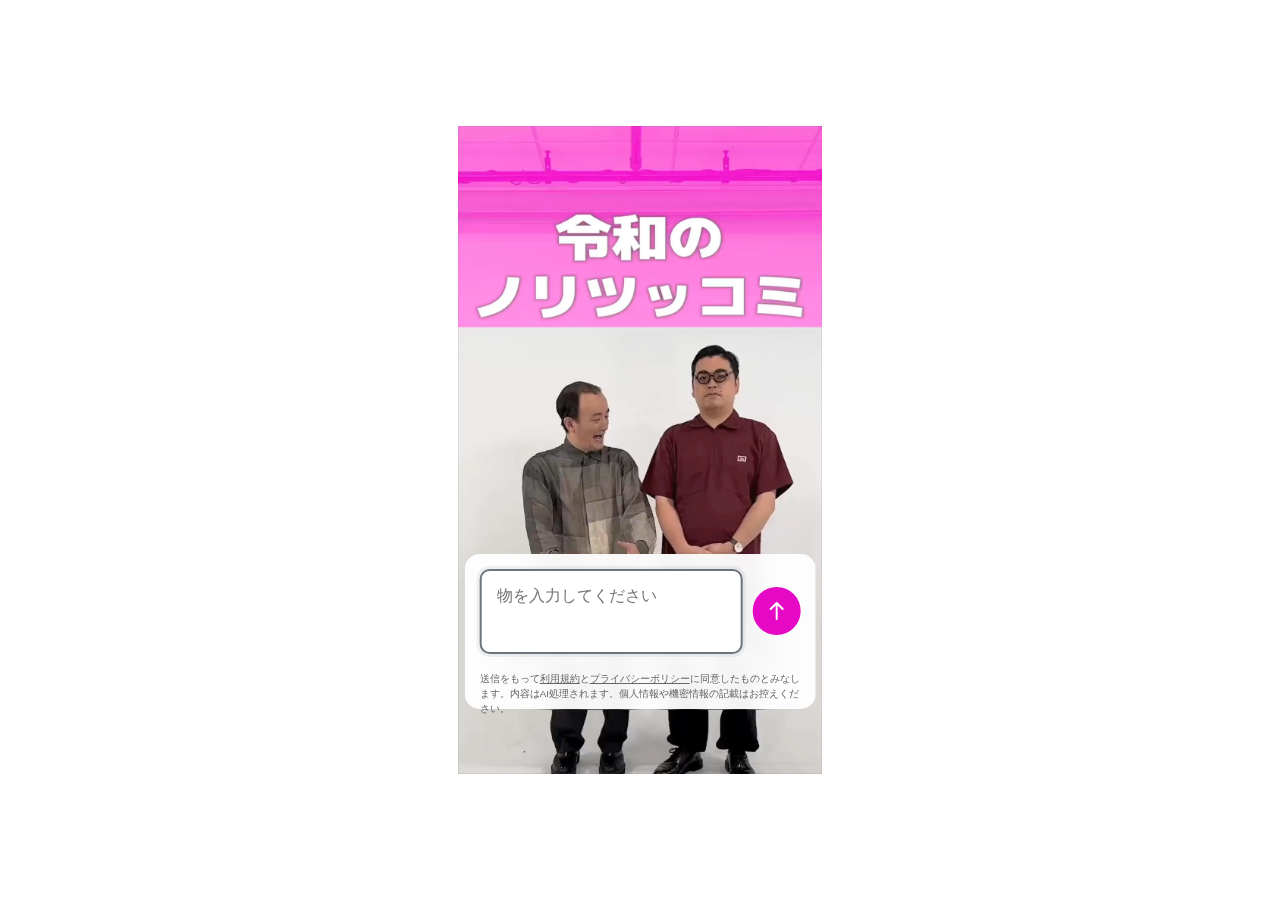
<file: index.html>
<!DOCTYPE html>
<html lang="ja">
<head>
    <meta charset="UTF-8">
    <meta name="viewport" content="width=device-width, initial-scale=1.0">
    <title>令和のノリツッコミ</title>
    <link rel="icon" type="image/png" href="images/icon.png">
    <link rel="apple-touch-icon" href="images/icon.png">
    <link rel="stylesheet" href="styles.css">

    <meta name="description" content="令和のノリツッコミWebアプリです。">
    <link rel="canonical" href="https://reiwanoritsukkomi.github.io/ReiwaNoriTsukkomi/">

    <meta property="og:type" content="website">
    <meta property="og:title" content="令和のノリツッコミ">
    <meta property="og:description" content="令和のノリツッコミWebアプリです。">
    <meta property="og:url" content="https://reiwanoritsukkomi.github.io/ReiwaNoriTsukkomi/">
    <meta name="twitter:card" content="summary_large_image">

    <script type="application/ld+json">
    {
        "@context": "https://schema.org",
        "@type": "WebSite",
        "name": "令和のノリツッコミ",
        "url": "https://reiwanoritsukkomi.github.io/ReiwaNoriTsukkomi/",
        "inLanguage": "ja",
        "description": "令和のノリツッコミWebアプリです。"
    }
    </script>
</head>
<body>
    <div class="container">
        <div class="main-content">
            <!-- コンテンツエリア（質問と回答を統合） -->
            <div id="content-area" class="content-area">
                <div class="video-container">
                    <!-- 画像（質問時） -->
                    <img id="display-image" src="images/noritsukkomi.webp" alt="令和のノリツッコミ" class="main-video">
                    <!-- 動画（回答時） -->
                    <video id="answer-video" src="images/noritsukkomi.mp4" muted playsinline preload="metadata" class="main-video hidden"></video>
                    
                    <!-- オーバーレイ（質問時と回答時で共通） -->
                    <div id="overlay" class="overlay">
                        <!-- フォームコンテンツ（質問時） -->
                        <div id="form-content" class="form-content">
                            <form id="question-form" class="question-form">
                                <div class="input-group">
                                    <textarea 
                                        id="question-input" 
                                        placeholder="物を入力してください" 
                                        rows="3"
                                        required
                                    ></textarea>
                                    <button type="submit" class="submit-btn">
                                        <svg width="24" height="24" viewBox="0 0 24 24" fill="none" xmlns="http://www.w3.org/2000/svg">
                                            <path d="M12 4L12 20M12 4L6 10M12 4L18 10" stroke="white" stroke-width="2" stroke-linecap="round" stroke-linejoin="round"/>
                                        </svg>
                                    </button>
                                </div>
                                <p class="terms-notice">送信をもって<a href="terms-of-use-and-privacy-policy.html">利用規約</a>と<a href="terms-of-use-and-privacy-policy.html">プライバシーポリシー</a>に同意したものとみなします。内容はAI処理されます。個人情報や機密情報の記載はお控えください。</p>
                            </form>
                        </div>
                        
                        <!-- 回答コンテンツ（回答時） -->
                        <div id="answer-content" class="answer-content hidden">
                            <div id="answer-text" class="answer-text"></div>
                            <button id="new-question-btn" class="new-question-btn">新しいノリツッコミ</button>
                        </div>
                    </div>
                </div>
            </div>
        </div>
    </div>

    <!-- メインスクリプト -->
    <script src="script.js"></script>
</body>
</html>
</file>
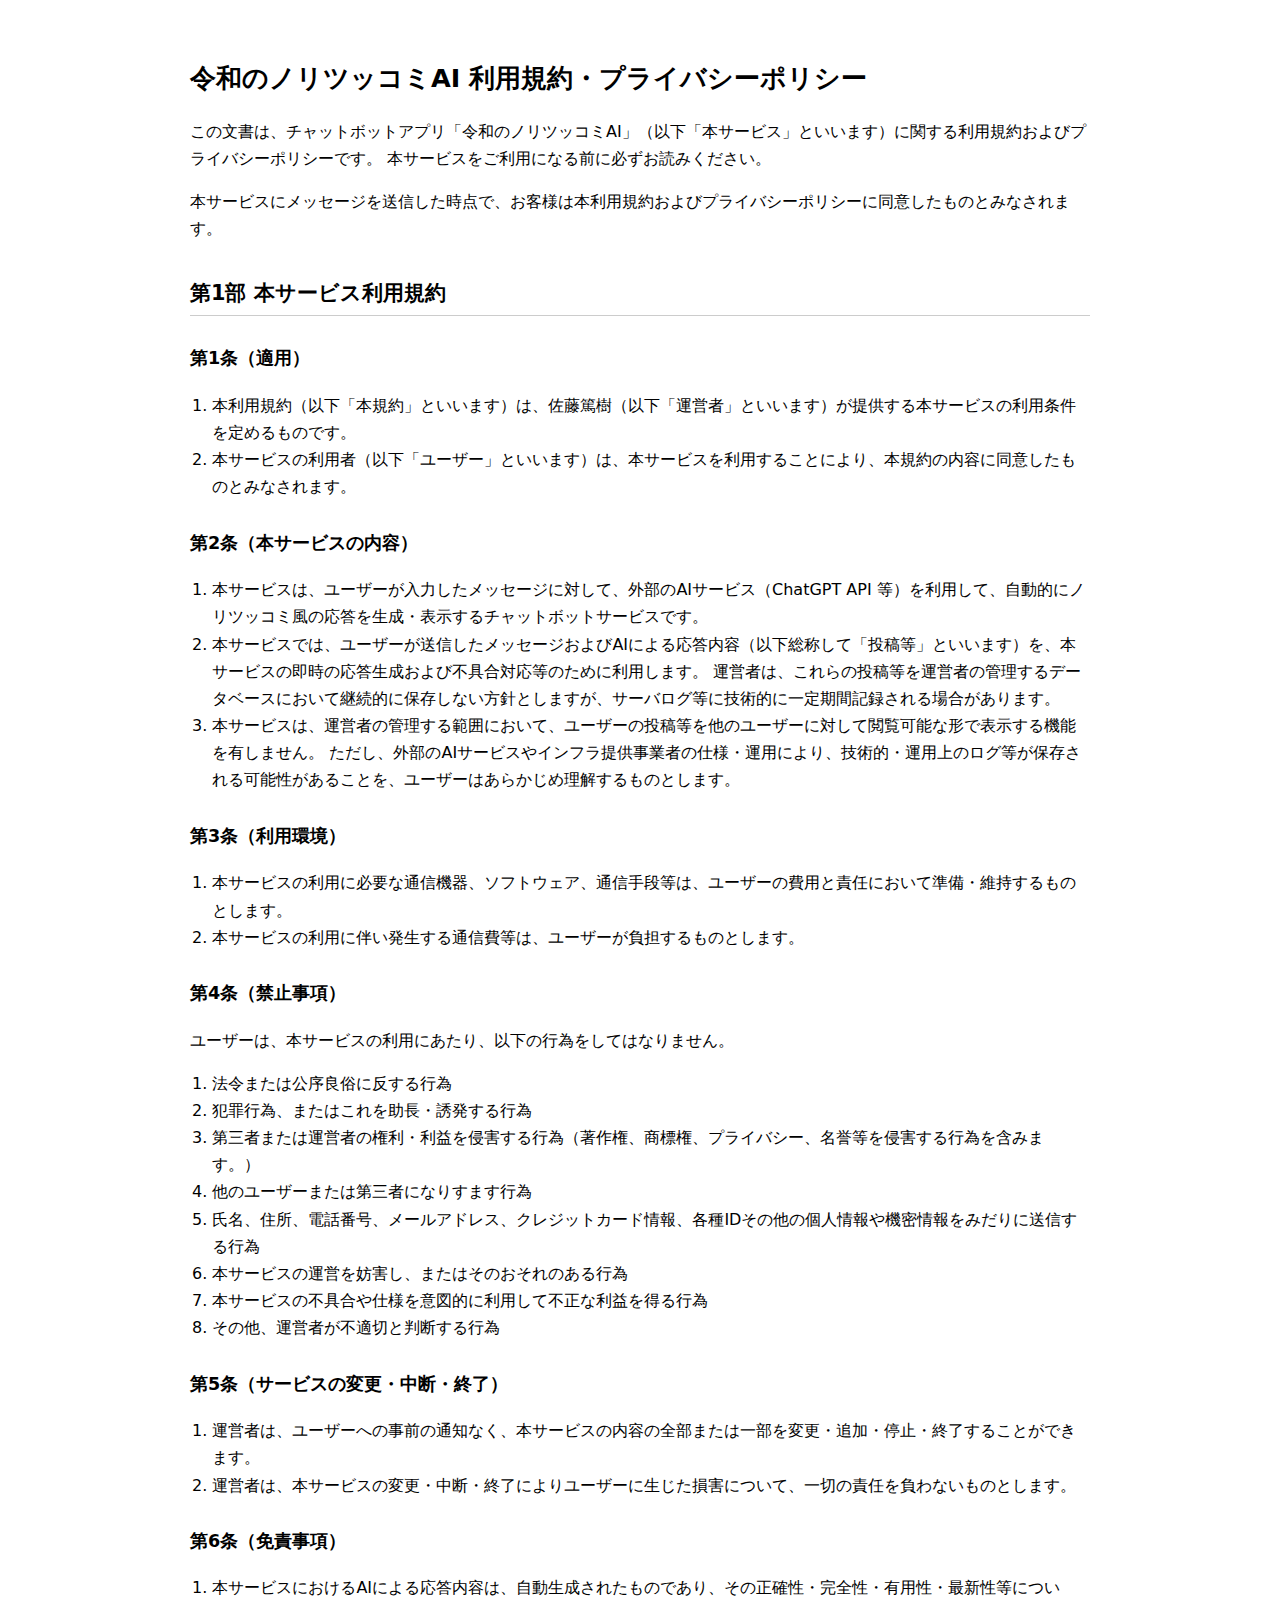
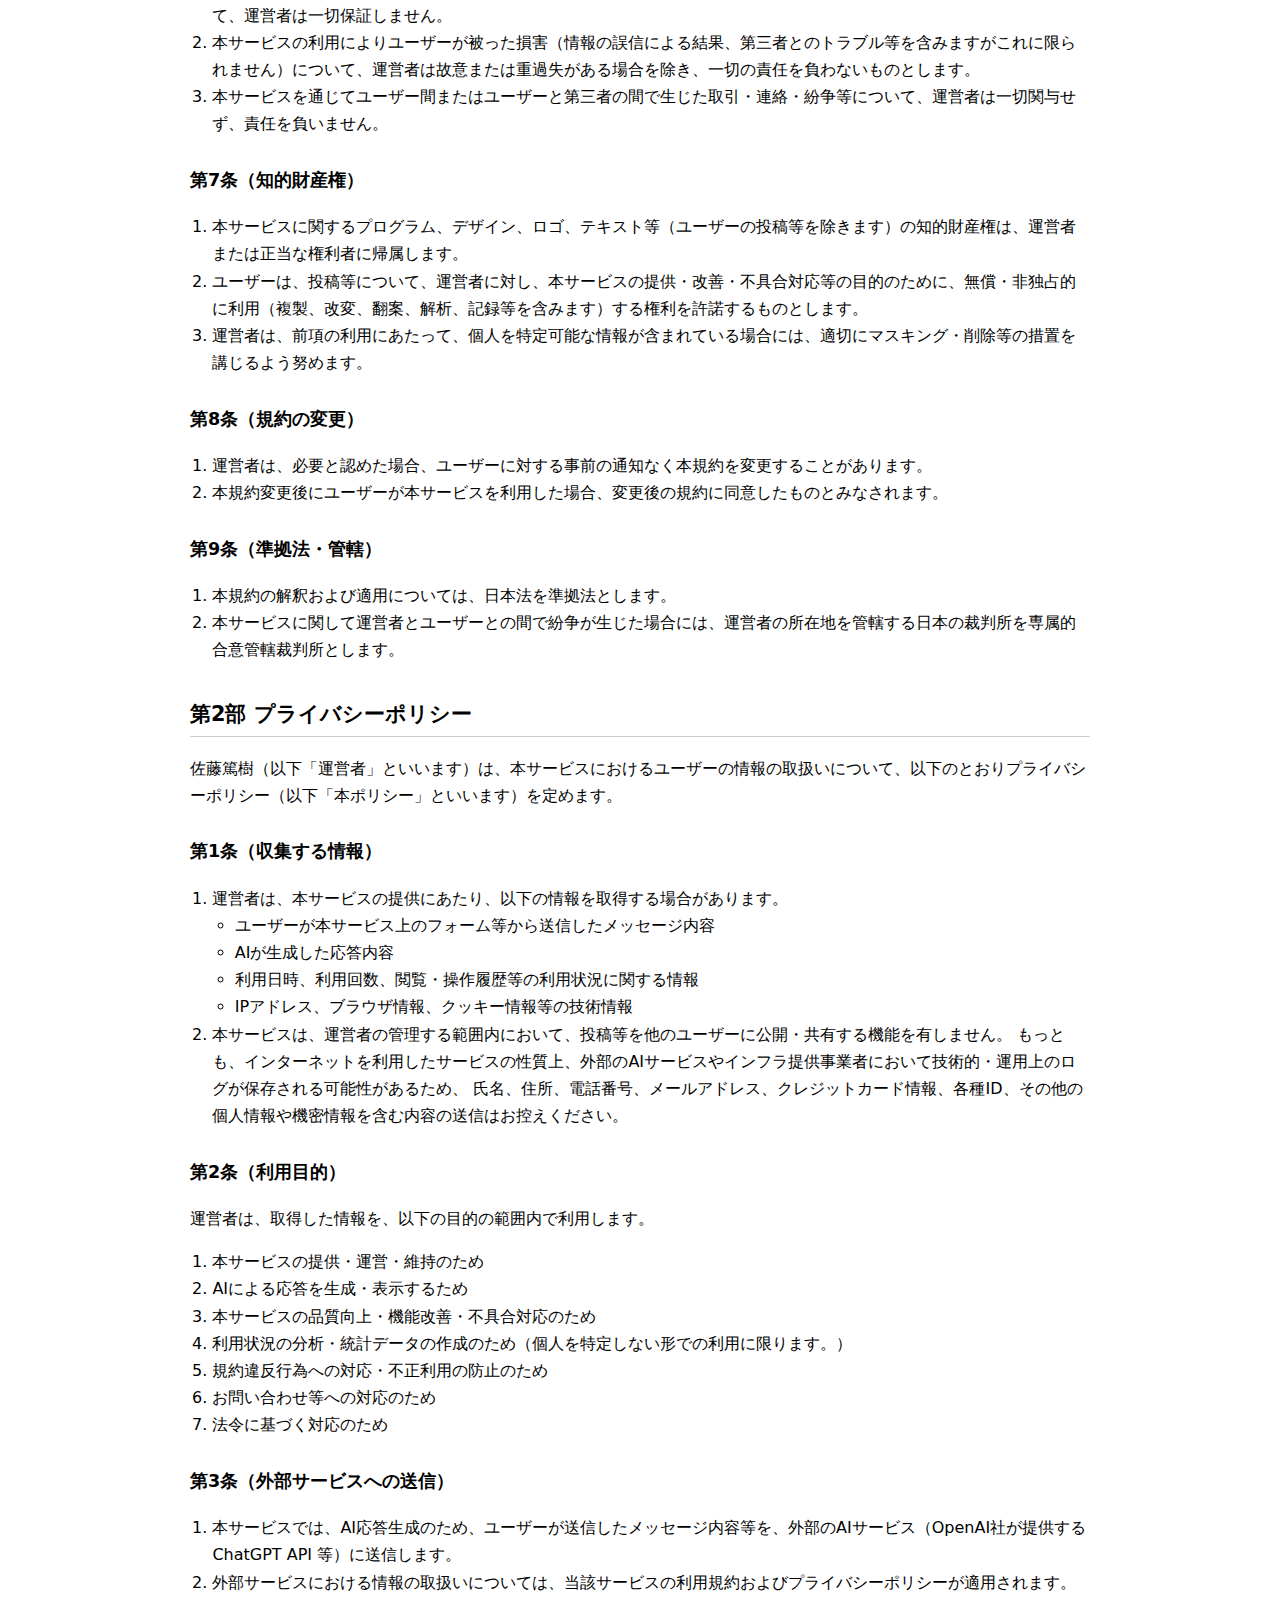
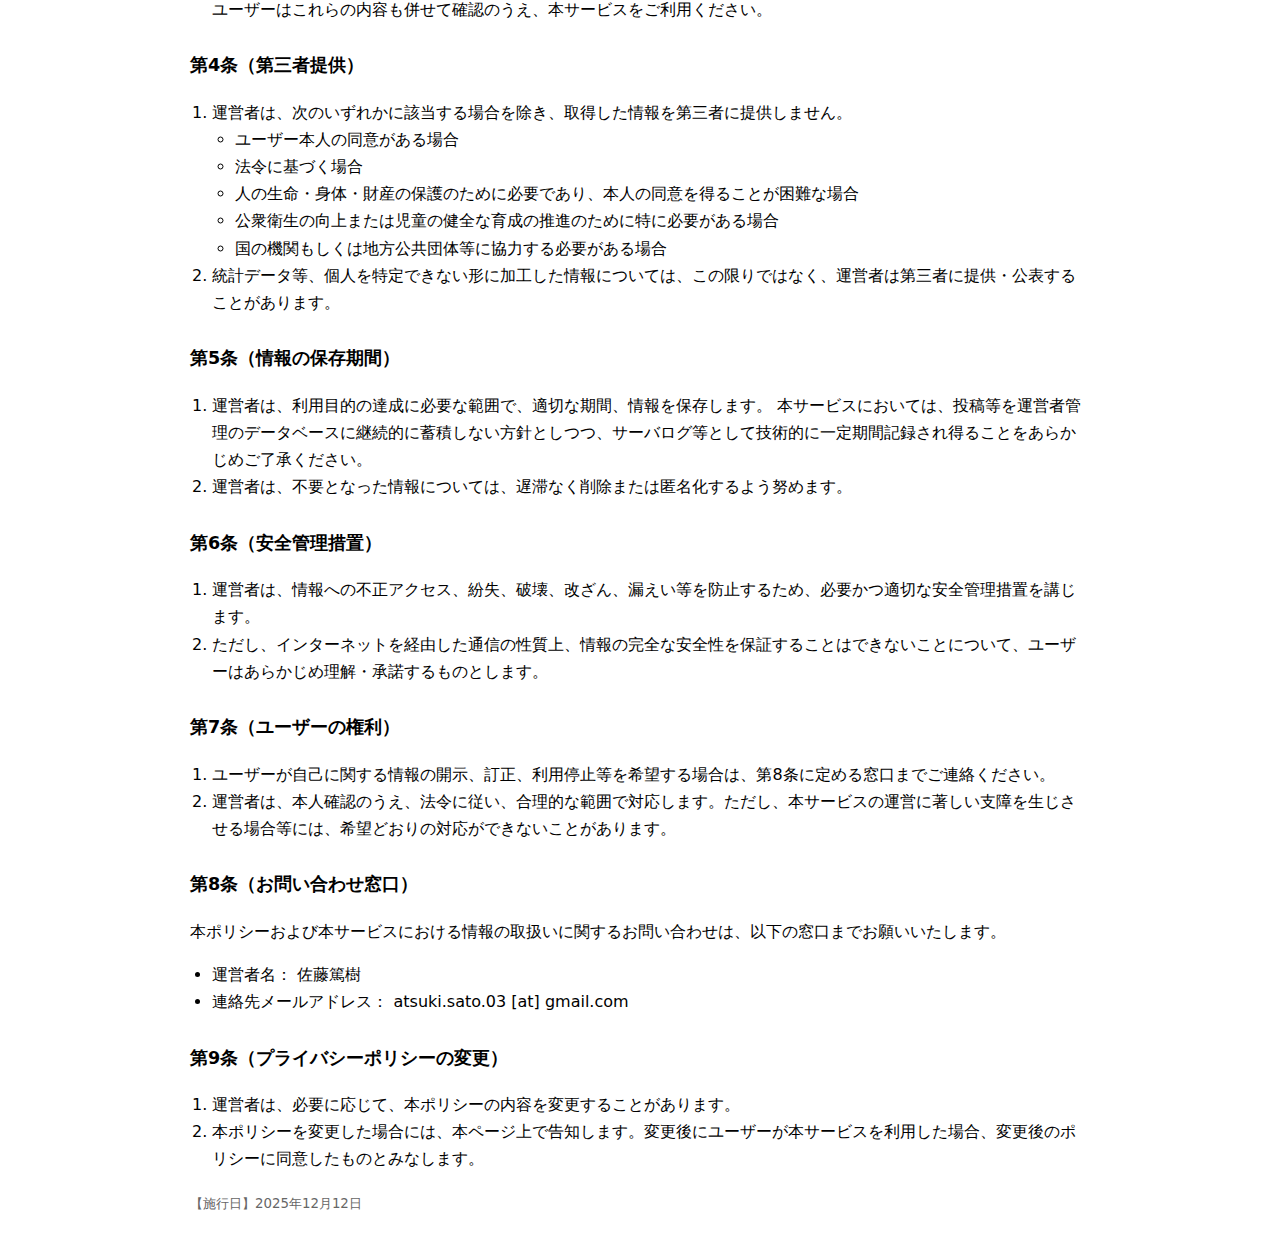
<file: terms-of-use-and-privacy-policy.html>
<!DOCTYPE html>
<html lang="ja">
<head>
  <meta charset="UTF-8">
  <title>令和のノリツッコミAI 利用規約・プライバシーポリシー</title>
  <meta name="viewport" content="width=device-width, initial-scale=1.0">
  <style>
    body {
      font-family: system-ui, -apple-system, BlinkMacSystemFont, "Helvetica Neue", Arial, "游ゴシック体", "YuGothic", "メイリオ", sans-serif;
      line-height: 1.7;
      padding: 16px;
      max-width: 900px;
      margin: 0 auto;
    }
    h1, h2, h3 {
      margin-top: 1.6em;
    }
    h1 { font-size: 1.6rem; }
    h2 { font-size: 1.3rem; border-bottom: 1px solid #ccc; padding-bottom: 0.2em; }
    h3 { font-size: 1.1rem; }
    ol, ul {
      padding-left: 1.4em;
    }
    small {
      color: #666;
    }
  </style>
</head>
<body>

  <h1>令和のノリツッコミAI 利用規約・プライバシーポリシー</h1>
  <p>
    この文書は、チャットボットアプリ「令和のノリツッコミAI」（以下「本サービス」といいます）に関する利用規約およびプライバシーポリシーです。
    本サービスをご利用になる前に必ずお読みください。
  </p>
  <p>
    本サービスにメッセージを送信した時点で、お客様は本利用規約およびプライバシーポリシーに同意したものとみなされます。
  </p>

  <!-- ==========================
       利用規約
  =========================== -->
  <h2>第1部 本サービス利用規約</h2>

  <h3>第1条（適用）</h3>
  <ol>
    <li>
      本利用規約（以下「本規約」といいます）は、佐藤篤樹（以下「運営者」といいます）が提供する本サービスの利用条件を定めるものです。
    </li>
    <li>
      本サービスの利用者（以下「ユーザー」といいます）は、本サービスを利用することにより、本規約の内容に同意したものとみなされます。
    </li>
  </ol>

  <h3>第2条（本サービスの内容）</h3>
  <ol>
    <li>
      本サービスは、ユーザーが入力したメッセージに対して、外部のAIサービス（ChatGPT API 等）を利用して、自動的にノリツッコミ風の応答を生成・表示するチャットボットサービスです。
    </li>
    <li>
      本サービスでは、ユーザーが送信したメッセージおよびAIによる応答内容（以下総称して「投稿等」といいます）を、本サービスの即時の応答生成および不具合対応等のために利用します。
      運営者は、これらの投稿等を運営者の管理するデータベースにおいて継続的に保存しない方針としますが、サーバログ等に技術的に一定期間記録される場合があります。
    </li>
    <li>
      本サービスは、運営者の管理する範囲において、ユーザーの投稿等を他のユーザーに対して閲覧可能な形で表示する機能を有しません。
      ただし、外部のAIサービスやインフラ提供事業者の仕様・運用により、技術的・運用上のログ等が保存される可能性があることを、ユーザーはあらかじめ理解するものとします。
    </li>
  </ol>

  <h3>第3条（利用環境）</h3>
  <ol>
    <li>
      本サービスの利用に必要な通信機器、ソフトウェア、通信手段等は、ユーザーの費用と責任において準備・維持するものとします。
    </li>
    <li>
      本サービスの利用に伴い発生する通信費等は、ユーザーが負担するものとします。
    </li>
  </ol>

  <h3>第4条（禁止事項）</h3>
  <p>ユーザーは、本サービスの利用にあたり、以下の行為をしてはなりません。</p>
  <ol>
    <li>法令または公序良俗に反する行為</li>
    <li>犯罪行為、またはこれを助長・誘発する行為</li>
    <li>第三者または運営者の権利・利益を侵害する行為（著作権、商標権、プライバシー、名誉等を侵害する行為を含みます。）</li>
    <li>他のユーザーまたは第三者になりすます行為</li>
    <li>氏名、住所、電話番号、メールアドレス、クレジットカード情報、各種IDその他の個人情報や機密情報をみだりに送信する行為</li>
    <li>本サービスの運営を妨害し、またはそのおそれのある行為</li>
    <li>本サービスの不具合や仕様を意図的に利用して不正な利益を得る行為</li>
    <li>その他、運営者が不適切と判断する行為</li>
  </ol>

  <h3>第5条（サービスの変更・中断・終了）</h3>
  <ol>
    <li>
      運営者は、ユーザーへの事前の通知なく、本サービスの内容の全部または一部を変更・追加・停止・終了することができます。
    </li>
    <li>
      運営者は、本サービスの変更・中断・終了によりユーザーに生じた損害について、一切の責任を負わないものとします。
    </li>
  </ol>

  <h3>第6条（免責事項）</h3>
  <ol>
    <li>
      本サービスにおけるAIによる応答内容は、自動生成されたものであり、その正確性・完全性・有用性・最新性等について、運営者は一切保証しません。
    </li>
    <li>
      本サービスの利用によりユーザーが被った損害（情報の誤信による結果、第三者とのトラブル等を含みますがこれに限られません）について、運営者は故意または重過失がある場合を除き、一切の責任を負わないものとします。
    </li>
    <li>
      本サービスを通じてユーザー間またはユーザーと第三者の間で生じた取引・連絡・紛争等について、運営者は一切関与せず、責任を負いません。
    </li>
  </ol>

  <h3>第7条（知的財産権）</h3>
  <ol>
    <li>
      本サービスに関するプログラム、デザイン、ロゴ、テキスト等（ユーザーの投稿等を除きます）の知的財産権は、運営者または正当な権利者に帰属します。
    </li>
    <li>
      ユーザーは、投稿等について、運営者に対し、本サービスの提供・改善・不具合対応等の目的のために、無償・非独占的に利用（複製、改変、翻案、解析、記録等を含みます）する権利を許諾するものとします。
    </li>
    <li>
      運営者は、前項の利用にあたって、個人を特定可能な情報が含まれている場合には、適切にマスキング・削除等の措置を講じるよう努めます。
    </li>
  </ol>

  <h3>第8条（規約の変更）</h3>
  <ol>
    <li>
      運営者は、必要と認めた場合、ユーザーに対する事前の通知なく本規約を変更することがあります。
    </li>
    <li>
      本規約変更後にユーザーが本サービスを利用した場合、変更後の規約に同意したものとみなされます。
    </li>
  </ol>

  <h3>第9条（準拠法・管轄）</h3>
  <ol>
    <li>
      本規約の解釈および適用については、日本法を準拠法とします。
    </li>
    <li>
      本サービスに関して運営者とユーザーとの間で紛争が生じた場合には、運営者の所在地を管轄する日本の裁判所を専属的合意管轄裁判所とします。
    </li>
  </ol>

  <!-- ==========================
       プライバシーポリシー
  =========================== -->
  <h2>第2部 プライバシーポリシー</h2>

  <p>
    佐藤篤樹（以下「運営者」といいます）は、本サービスにおけるユーザーの情報の取扱いについて、以下のとおりプライバシーポリシー（以下「本ポリシー」といいます）を定めます。
  </p>

  <h3>第1条（収集する情報）</h3>
  <ol>
    <li>
      運営者は、本サービスの提供にあたり、以下の情報を取得する場合があります。
      <ul>
        <li>ユーザーが本サービス上のフォーム等から送信したメッセージ内容</li>
        <li>AIが生成した応答内容</li>
        <li>利用日時、利用回数、閲覧・操作履歴等の利用状況に関する情報</li>
        <li>IPアドレス、ブラウザ情報、クッキー情報等の技術情報</li>
      </ul>
    </li>
    <li>
      本サービスは、運営者の管理する範囲内において、投稿等を他のユーザーに公開・共有する機能を有しません。
      もっとも、インターネットを利用したサービスの性質上、外部のAIサービスやインフラ提供事業者において技術的・運用上のログが保存される可能性があるため、
      氏名、住所、電話番号、メールアドレス、クレジットカード情報、各種ID、その他の個人情報や機密情報を含む内容の送信はお控えください。
    </li>
  </ol>

  <h3>第2条（利用目的）</h3>
  <p>運営者は、取得した情報を、以下の目的の範囲内で利用します。</p>
  <ol>
    <li>本サービスの提供・運営・維持のため</li>
    <li>AIによる応答を生成・表示するため</li>
    <li>本サービスの品質向上・機能改善・不具合対応のため</li>
    <li>利用状況の分析・統計データの作成のため（個人を特定しない形での利用に限ります。）</li>
    <li>規約違反行為への対応・不正利用の防止のため</li>
    <li>お問い合わせ等への対応のため</li>
    <li>法令に基づく対応のため</li>
  </ol>

  <h3>第3条（外部サービスへの送信）</h3>
  <ol>
    <li>
      本サービスでは、AI応答生成のため、ユーザーが送信したメッセージ内容等を、外部のAIサービス（OpenAI社が提供するChatGPT API 等）に送信します。
    </li>
    <li>
      外部サービスにおける情報の取扱いについては、当該サービスの利用規約およびプライバシーポリシーが適用されます。
      ユーザーはこれらの内容も併せて確認のうえ、本サービスをご利用ください。
    </li>
  </ol>

  <h3>第4条（第三者提供）</h3>
  <ol>
    <li>
      運営者は、次のいずれかに該当する場合を除き、取得した情報を第三者に提供しません。
      <ul>
        <li>ユーザー本人の同意がある場合</li>
        <li>法令に基づく場合</li>
        <li>人の生命・身体・財産の保護のために必要であり、本人の同意を得ることが困難な場合</li>
        <li>公衆衛生の向上または児童の健全な育成の推進のために特に必要がある場合</li>
        <li>国の機関もしくは地方公共団体等に協力する必要がある場合</li>
      </ul>
    </li>
    <li>
      統計データ等、個人を特定できない形に加工した情報については、この限りではなく、運営者は第三者に提供・公表することがあります。
    </li>
  </ol>

  <h3>第5条（情報の保存期間）</h3>
  <ol>
    <li>
      運営者は、利用目的の達成に必要な範囲で、適切な期間、情報を保存します。
      本サービスにおいては、投稿等を運営者管理のデータベースに継続的に蓄積しない方針としつつ、サーバログ等として技術的に一定期間記録され得ることをあらかじめご了承ください。
    </li>
    <li>
      運営者は、不要となった情報については、遅滞なく削除または匿名化するよう努めます。
    </li>
  </ol>

  <h3>第6条（安全管理措置）</h3>
  <ol>
    <li>
      運営者は、情報への不正アクセス、紛失、破壊、改ざん、漏えい等を防止するため、必要かつ適切な安全管理措置を講じます。
    </li>
    <li>
      ただし、インターネットを経由した通信の性質上、情報の完全な安全性を保証することはできないことについて、ユーザーはあらかじめ理解・承諾するものとします。
    </li>
  </ol>

  <h3>第7条（ユーザーの権利）</h3>
  <ol>
    <li>
      ユーザーが自己に関する情報の開示、訂正、利用停止等を希望する場合は、第8条に定める窓口までご連絡ください。
    </li>
    <li>
      運営者は、本人確認のうえ、法令に従い、合理的な範囲で対応します。ただし、本サービスの運営に著しい支障を生じさせる場合等には、希望どおりの対応ができないことがあります。
    </li>
  </ol>

  <h3>第8条（お問い合わせ窓口）</h3>
  <p>
    本ポリシーおよび本サービスにおける情報の取扱いに関するお問い合わせは、以下の窓口までお願いいたします。
  </p>
  <ul>
    <li>運営者名： 佐藤篤樹</li>
    <li>連絡先メールアドレス： atsuki.sato.03 [at] gmail.com</li>
  </ul>

  <h3>第9条（プライバシーポリシーの変更）</h3>
  <ol>
    <li>
      運営者は、必要に応じて、本ポリシーの内容を変更することがあります。
    </li>
    <li>
      本ポリシーを変更した場合には、本ページ上で告知します。変更後にユーザーが本サービスを利用した場合、変更後のポリシーに同意したものとみなします。
    </li>
  </ol>

  <p><small>【施行日】2025年12月12日</small></p>

</body>
</html>
</file>
<file: styles.css>
* {
    margin: 0;
    padding: 0;
    box-sizing: border-box;
}

html, body {
    overflow: hidden;
    height: 100%;
}

body {
    font-family: 'Segoe UI', Tahoma, Geneva, Verdana, sans-serif;
    background: white;
    height: 100vh;
    display: flex;
    align-items: center;
    justify-content: center;
    padding: 20px;
}

.container {
    max-width: 800px;
    width: 100%;
    background: white;
    overflow: hidden;
    animation: fadeIn 0.5s ease-out;
    display: flex;
    align-items: center;
    justify-content: center;
}

@keyframes fadeIn {
    from {
        opacity: 0;
        transform: translateY(20px);
    }
    to {
        opacity: 1;
        transform: translateY(0);
    }
}

.main-content {
    padding: 0;
    width: 100%;
    display: flex;
    align-items: center;
    justify-content: center;
    height: 100vh;
}

.content-area {
    transition: all 0.3s ease;
    width: 100%;
    display: flex;
    align-items: center;
    justify-content: center;
}

.hidden {
    display: none !important;
}

.video-container {
    text-align: center;
    height: 95vh;
    display: flex;
    align-items: center;
    justify-content: center;
    position: relative;
    flex-direction: column;
}

.main-video {
    object-fit: contain;
    border-radius: 10px;
    /* サイズはJavaScriptで動的に設定 */
    max-height: 100%;
    max-width: 100%;
}

.overlay {
    position: absolute;
    /* bottomはJavaScriptで動的に設定（動画の下端を基準に） */
    left: 50%;
    transform: translateX(-50%);
    background: rgba(255, 255, 255, 0.95);
    backdrop-filter: blur(10px);
    border-radius: 15px;
    padding: 15px;
    /* 幅はJavaScriptで動的に設定 */
    box-sizing: border-box;
}

.form-content {
    display: flex;
    flex-direction: column;
    width: 100%;
}

.question-form {
    display: flex;
    flex-direction: column;
    gap: 8px;
}

.input-group {
    display: flex;
    gap: 10px;
    align-items: center;
}

#question-input {
    flex: 1;
    padding: 15px;
    border: 2px solid #e1e5e9;
    border-radius: 10px;
    font-size: 16px;
    font-family: inherit;
    resize: none;
    /* 高さはJavaScriptで動的に設定 */
    transition: all 0.3s ease;
    background: white;
}

#question-input:focus {
    outline: none;
    border-color: #6c757d;
    box-shadow: 0 0 0 3px rgba(108, 117, 125, 0.1);
}

.submit-btn {
    background: rgb(229, 8, 196);
    color: white;
    border: none;
    padding: 0;
    border-radius: 50%;
    width: 48px;
    height: 48px;
    display: flex;
    align-items: center;
    justify-content: center;
    cursor: pointer;
    transition: all 0.3s ease;
    flex-shrink: 0;
    margin-top: 0;
}

.submit-btn svg {
    width: 24px;
    height: 24px;
}

.submit-btn:hover {
    background: rgb(206, 7, 176);
    transform: translateY(-2px);
}

.submit-btn:active {
    transform: translateY(0);
}

.submit-btn:disabled {
    opacity: 0.6;
    cursor: not-allowed;
    transform: none;
}

.terms-notice {
    font-size: 9.8px;
    color: #666;
    line-height: 1.5;
    margin-top: 10px;
    text-align: left;
}

.terms-notice a {
    color: #666;
    text-decoration: underline;
}

.terms-notice a:hover {
    color: #333;
}

.answer-content {
    background: transparent;
    border-radius: 15px;
    padding: 0;
    display: flex;
    flex-direction: column;
    gap: 10px;
    width: 100%;
    height: 100%;
    position: relative;
}

.answer-content h3 {
    color: #333;
    margin-bottom: 10px;
    font-size: 1.3rem;
    font-weight: 600;
}

.answer-text {
    width: 100%;
    padding: 0px;
    border: none;
    border-radius: 0;
    color: #333;
    line-height: 1.6;
    font-size: 32px;
    font-weight: bold;
    font-family: inherit;
    white-space: pre-wrap;
    text-align: center;
    /* サイズはJavaScriptで動的に設定 */
    box-sizing: border-box;
    display: flex;
    align-items: center;
    justify-content: center;
    background: transparent;
    overflow: hidden;
    transition: all 0.3s ease;
    position: absolute;
    top: 50%;
    left: 50%;
    transform: translate(-50%, -50%);
    height: auto;
    min-height: auto;
    max-height: none;
}

.new-question-btn {
    background: rgb(229, 8, 196);
    color: white;
    border: none;
    padding: 7px 18px;
    border-radius: 20px;
    font-size: 14px;
    font-weight: 600;
    cursor: pointer;
    transition: opacity 0.5s ease, visibility 0.5s ease;
    text-transform: none;
    letter-spacing: 1px;
    align-self: flex-end;
    width: fit-content;
    position: absolute;
    bottom: -6px;
    right: -6px;
    opacity: 0;
    visibility: hidden;
    pointer-events: none;
}

.new-question-btn.visible {
    opacity: 1;
    visibility: visible;
    pointer-events: auto;
}

.new-question-btn:hover {
    background: rgb(206, 7, 176);
    transform: translateY(-2px);
}

/* レスポンシブデザイン */
@media (max-width: 768px) {
    body {
        padding: 0;
        background: black;
    }
    
    .container {
        margin: 0;
        width: 100vw;
        max-width: 100vw;
        background: black;
    }
    
    .main-content {
        padding: 0;
        width: 100vw;
    }
    
    .video-container {
        height: 100vh;
        width: 100vw;
    }
    
    .main-video {
        border-radius: 0;
        width: 100vw !important;
        height: auto !important;
        object-fit: contain;
    }
    
    .overlay {
        padding: 15px;
        /* bottomはJavaScriptで動的に設定（動画の下端を基準に） */
        /* 幅はJavaScriptで動的に設定 */
    }
    
    .input-group {
        gap: 8px;
        align-items: center;
    }
    
    #question-input {
        padding: 12px;
        font-size: 16px;
        height: 140px;
    }
    
    .submit-btn {
        width: 44px;
        height: 44px;
    }
    
    .submit-btn svg {
        width: 20px;
        height: 20px;
    }
    
    .terms-notice {
        font-size: 9.8px;
    }
    
    .new-question-btn {
        padding: 7px 18px;
        font-size: 14px;
        bottom: -6px;
        right: -6px;
    }
    
    .answer-text {
        max-height: 150px;
    }
}

/* アニメーション */
.fade-in {
    /* アニメーション効果を削除 */
}

.slide-up {
    /* アニメーション効果を削除 */
}
</file>
